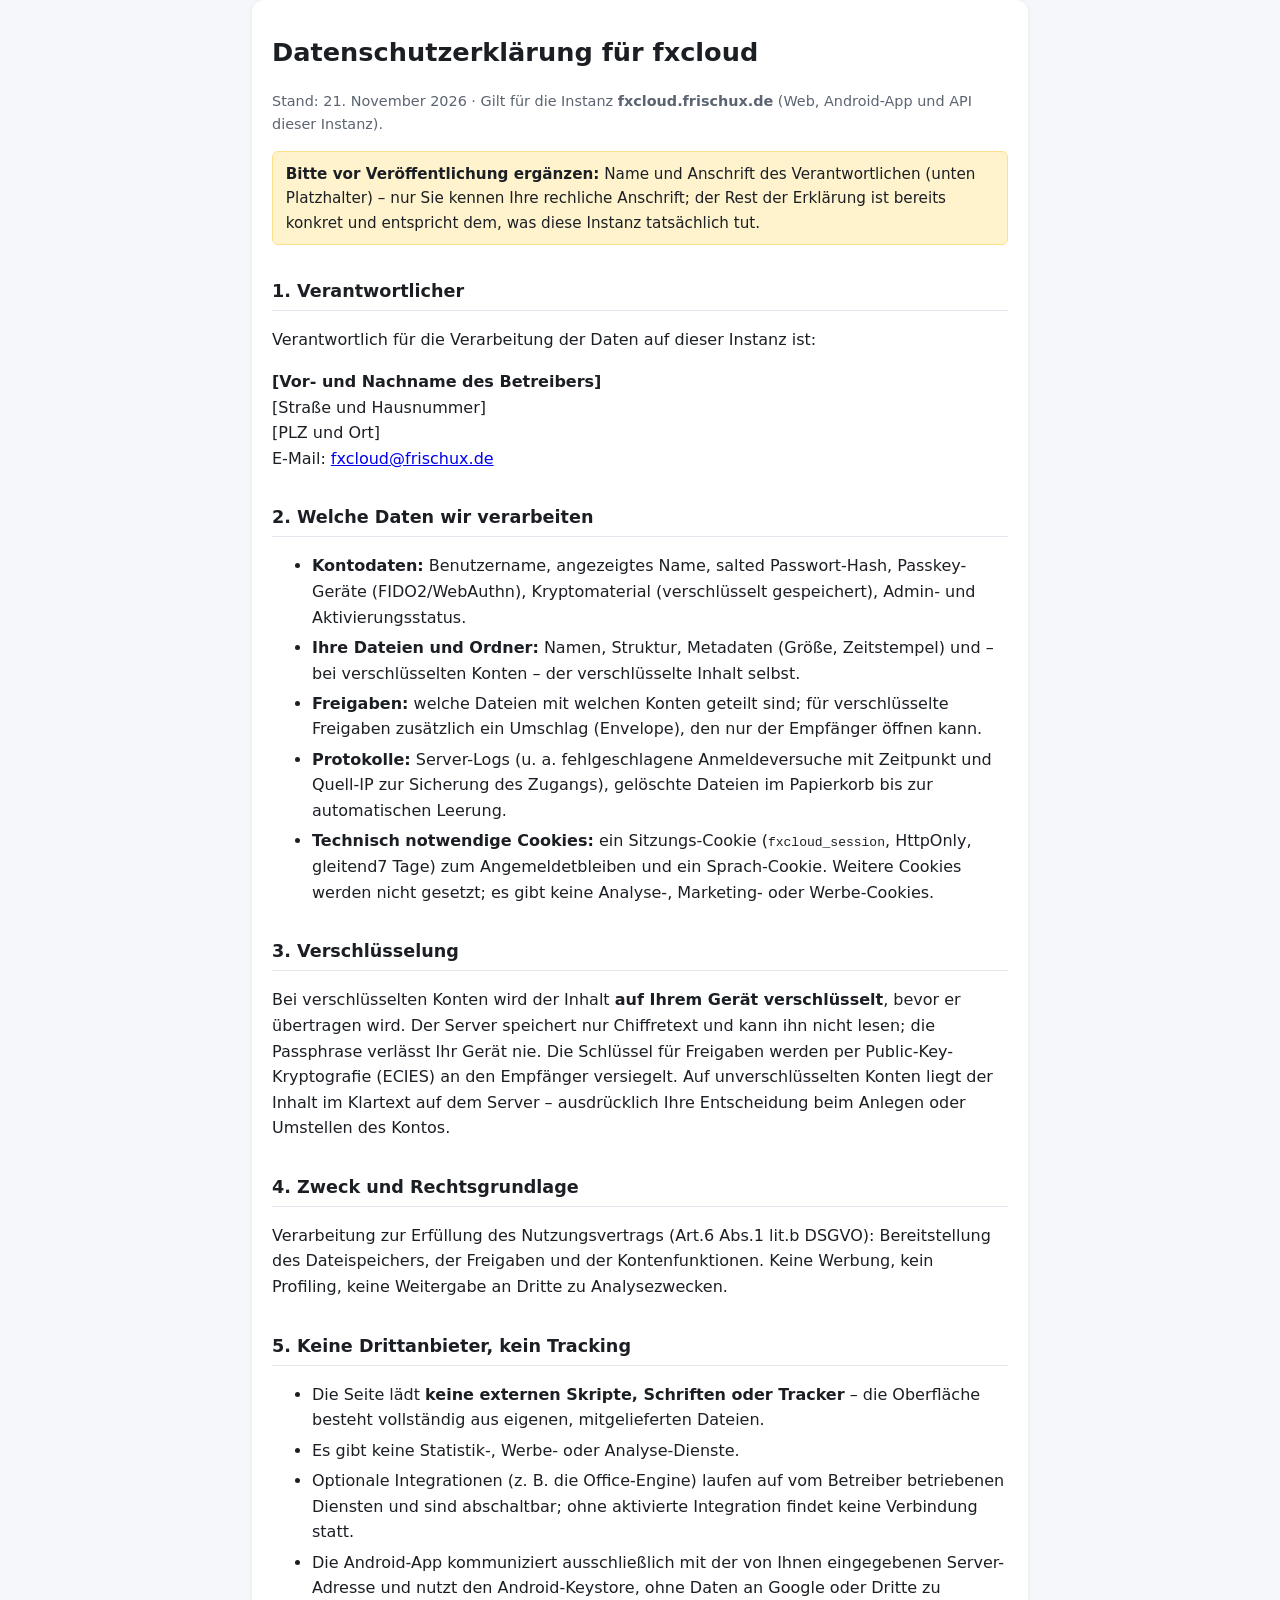
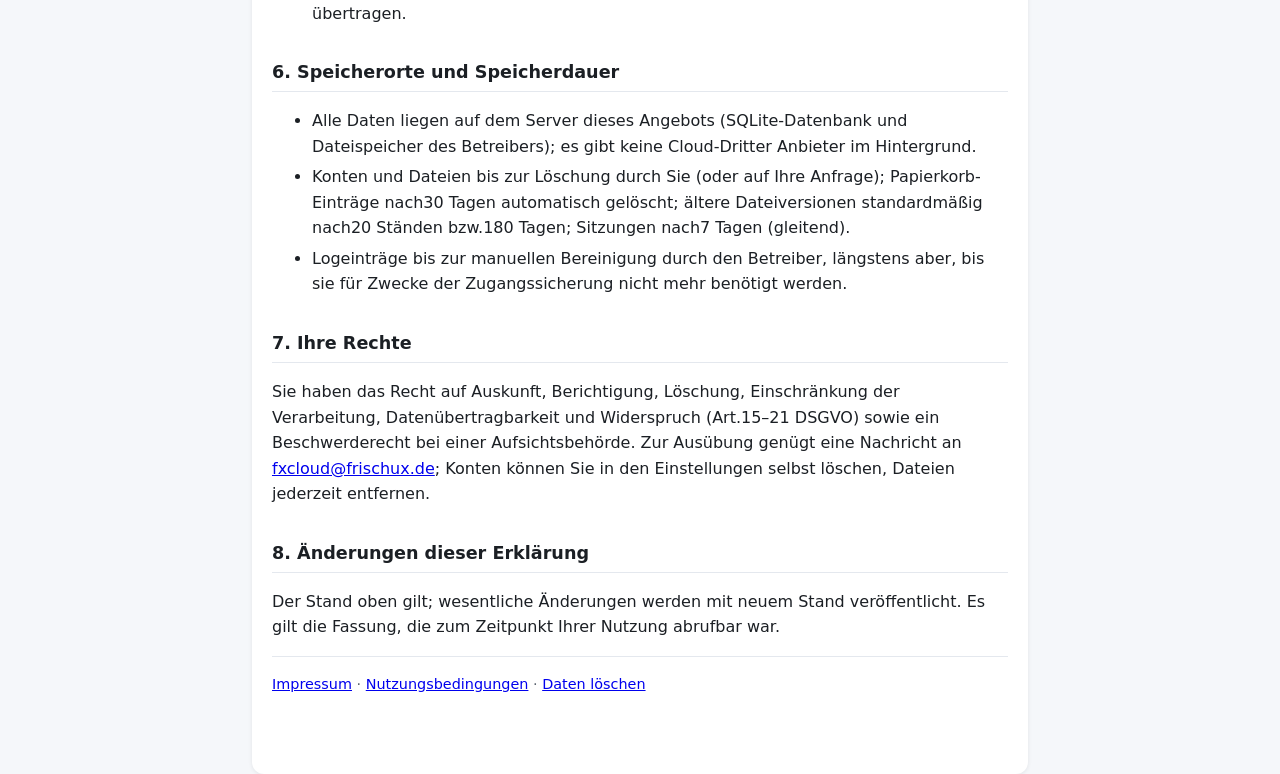
<file: docs/index.html>
<!DOCTYPE html>
<html lang="de">
<head>
<meta charset="utf-8">
<meta name="viewport" content="width=device-width, initial-scale=1">
<title>Datenschutzerklärung - fxcloud</title>
<style>
  body { font-family: system-ui, -apple-system, "Segoe UI", Roboto, sans-serif;
         line-height: 1.6; color: #1b1f24; background: #f5f7fa; margin: 0; }
  main { max-width: 46rem; margin: 0 auto; padding: 2rem 1.25rem 4rem; background: #fff;
         border-radius: 12px; box-shadow: 0 1px 4px rgba(0,0,0,.08); }
  h1 { font-size: 1.6rem; margin-top: 0; }
  h2 { font-size: 1.1rem; margin-top: 2rem; border-bottom: 1px solid #e4e8ee;
       padding-bottom: .3rem; }
  .meta { color: #5b6470; font-size: .9rem; }
  .todo { background: #fff3cd; border: 1px solid #ffe08a; border-radius: 6px;
          padding: .6rem .8rem; font-size: .95rem; }
  li { margin: .3rem 0; }
</style>
</head>
<body>
<main>
  <h1>Datenschutzerklärung für fxcloud</h1>
  <p class="meta">Stand: 21. November 2026 · Gilt für die Instanz
     <strong>fxcloud.frischux.de</strong> (Web, Android-App und API dieser Instanz).</p>

  <p class="todo"><strong>Bitte vor Veröffentlichung ergänzen:</strong>
     Name und Anschrift des Verantwortlichen (unten Platzhalter) – nur Sie
     kennen Ihre rechliche Anschrift; der Rest der Erklärung ist bereits
     konkret und entspricht dem, was diese Instanz tatsächlich tut.</p>

  <h2>1. Verantwortlicher</h2>
  <p>Verantwortlich für die Verarbeitung der Daten auf dieser Instanz ist:</p>
  <p><strong>[Vor- und Nachname des Betreibers]</strong><br>
     [Straße und Hausnummer]<br>
     [PLZ und Ort]<br>
     E-Mail: <a href="mailto:fxcloud@frischux.de">fxcloud@frischux.de</a></p>

  <h2>2. Welche Daten wir verarbeiten</h2>
  <ul>
    <li><strong>Kontodaten:</strong> Benutzername, angezeigtes Name, salted
        Passwort-Hash, Passkey-Geräte (FIDO2/WebAuthn), Kryptomaterial
        (verschlüsselt gespeichert), Admin- und Aktivierungsstatus.</li>
    <li><strong>Ihre Dateien und Ordner:</strong> Namen, Struktur,
        Metadaten (Größe, Zeitstempel) und – bei verschlüsselten Konten –
        der verschlüsselte Inhalt selbst.</li>
    <li><strong>Freigaben:</strong> welche Dateien mit welchen Konten geteilt
        sind; für verschlüsselte Freigaben zusätzlich ein Umschlag
        (Envelope), den nur der Empfänger öffnen kann.</li>
    <li><strong>Protokolle:</strong> Server-Logs (u. a. fehlgeschlagene
        Anmeldeversuche mit Zeitpunkt und Quell-IP zur Sicherung des
        Zugangs), gelöschte Dateien im Papierkorb bis zur automatischen
        Leerung.</li>
    <li><strong>Technisch notwendige Cookies:</strong> ein Sitzungs-Cookie
        (<code>fxcloud_session</code>, HttpOnly, gleitend7 Tage) zum
        Angemeldetbleiben und ein Sprach-Cookie. Weitere Cookies werden
        nicht gesetzt; es gibt keine Analyse-, Marketing- oder
        Werbe-Cookies.</li>
  </ul>

  <h2>3. Verschlüsselung</h2>
  <p>Bei verschlüsselten Konten wird der Inhalt <strong>auf Ihrem Gerät
     verschlüsselt</strong>, bevor er übertragen wird. Der Server speichert
     nur Chiffretext und kann ihn nicht lesen; die Passphrase verlässt Ihr
     Gerät nie. Die Schlüssel für Freigaben werden per Public-Key-Kryptografie
     (ECIES) an den Empfänger versiegelt. Auf unverschlüsselten Konten liegt
     der Inhalt im Klartext auf dem Server – ausdrücklich Ihre Entscheidung
     beim Anlegen oder Umstellen des Kontos.</p>

  <h2>4. Zweck und Rechtsgrundlage</h2>
  <p>Verarbeitung zur Erfüllung des Nutzungsvertrags (Art.6 Abs.1 lit.b
     DSGVO): Bereitstellung des Dateispeichers, der Freigaben und der
     Kontenfunktionen. Keine Werbung, kein Profiling, keine Weitergabe an
     Dritte zu Analysezwecken.</p>

  <h2>5. Keine Drittanbieter, kein Tracking</h2>
  <ul>
    <li>Die Seite lädt <strong>keine externen Skripte, Schriften oder
        Tracker</strong> – die Oberfläche besteht vollständig aus eigenen,
        mitgelieferten Dateien.</li>
    <li>Es gibt keine Statistik-, Werbe- oder Analyse-Dienste.</li>
    <li>Optionale Integrationen (z. B. die Office-Engine) laufen auf vom
        Betreiber betriebenen Diensten und sind abschaltbar; ohne
        aktivierte Integration findet keine Verbindung statt.</li>
    <li>Die Android-App kommuniziert ausschließlich mit der von Ihnen
        eingegebenen Server-Adresse und nutzt den Android-Keystore, ohne
        Daten an Google oder Dritte zu übertragen.</li>
  </ul>

  <h2>6. Speicherorte und Speicherdauer</h2>
  <ul>
    <li>Alle Daten liegen auf dem Server dieses Angebots (SQLite-Datenbank
        und Dateispeicher des Betreibers); es gibt keine Cloud-Dritter
        Anbieter im Hintergrund.</li>
    <li>Konten und Dateien bis zur Löschung durch Sie (oder auf Ihre
        Anfrage); Papierkorb-Einträge nach30 Tagen automatisch gelöscht;
        ältere Dateiversionen standardmäßig nach20 Ständen bzw.180 Tagen;
        Sitzungen nach7 Tagen (gleitend).</li>
    <li>Logeinträge bis zur manuellen Bereinigung durch den Betreiber,
        längstens aber, bis sie für Zwecke der Zugangssicherung nicht mehr
        benötigt werden.</li>
  </ul>

  <h2>7. Ihre Rechte</h2>
  <p>Sie haben das Recht auf Auskunft, Berichtigung, Löschung,
     Einschränkung der Verarbeitung, Datenübertragbarkeit und Widerspruch
     (Art.15–21 DSGVO) sowie ein Beschwerderecht bei einer Aufsichtsbehörde.
     Zur Ausübung genügt eine Nachricht an
     <a href="mailto:fxcloud@frischux.de">fxcloud@frischux.de</a>;
     Konten können Sie in den Einstellungen selbst löschen, Dateien jederzeit
     entfernen.</p>

  <h2>8. Änderungen dieser Erklärung</h2>
  <p>Der Stand oben gilt; wesentliche Änderungen werden mit neuem Stand
     veröffentlicht. Es gilt die Fassung, die zum Zeitpunkt Ihrer Nutzung
     abrufbar war.</p>

  <p class="meta" style="border-top:1px solid #e4e8ee;padding-top:1rem">
     <a href="impressum.html">Impressum</a> ·
     <a href="terms.html">Nutzungsbedingungen</a> ·
     <a href="deletion.html">Daten löschen</a></p>
</main>
</body>
</html>
</file>
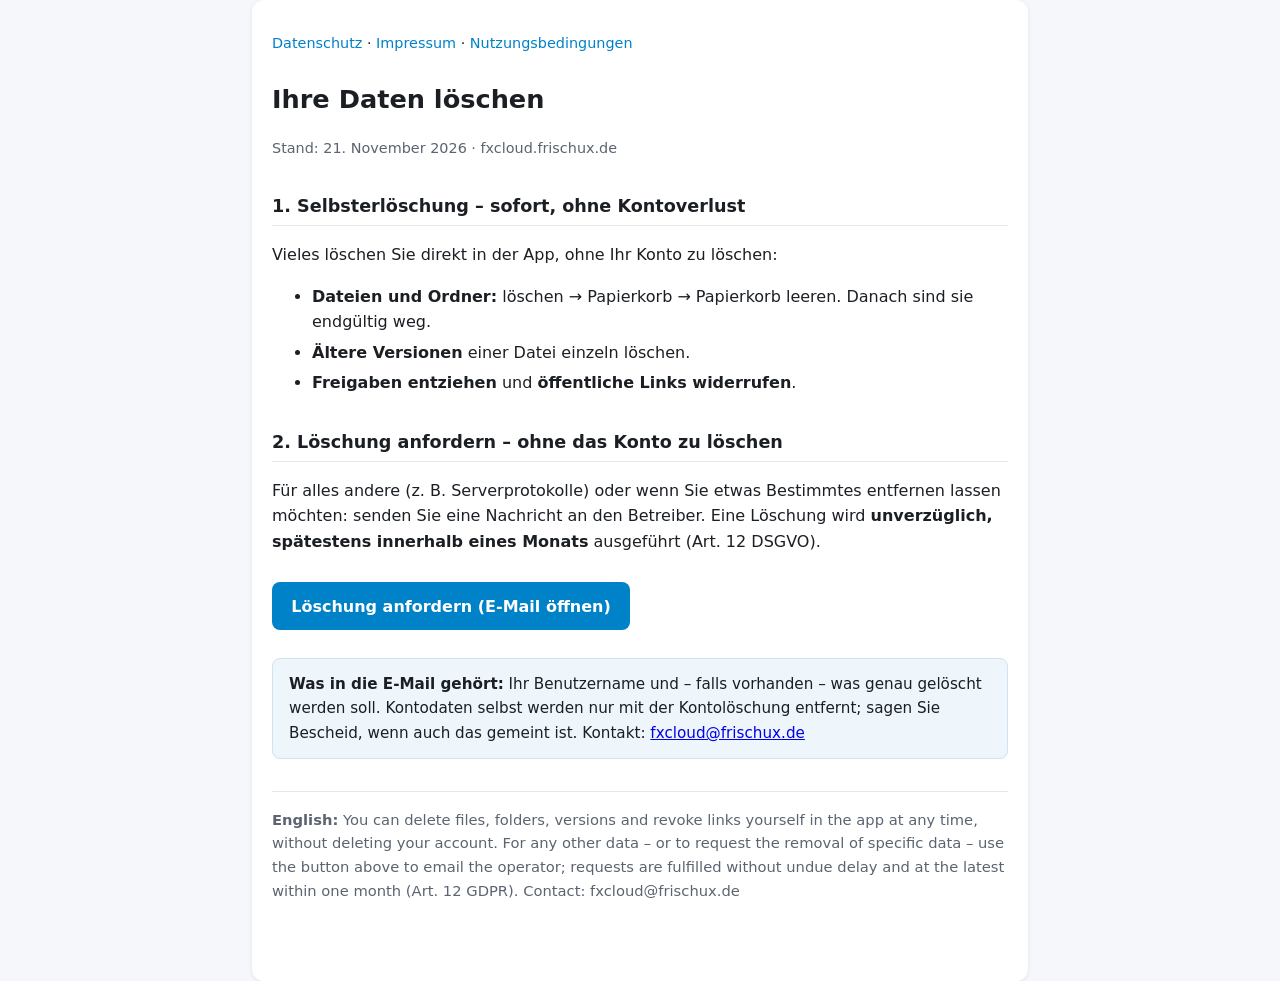
<file: docs/deletion.html>
<!DOCTYPE html>
<html lang="de">
<head>
<meta charset="utf-8">
<meta name="viewport" content="width=device-width, initial-scale=1">
<title>Daten löschen - fxcloud</title>
<style>
  body { font-family: system-ui, -apple-system, "Segoe UI", Roboto, sans-serif;
         line-height: 1.6; color: #1b1f24; background: #f5f7fa; margin: 0; }
  main { max-width: 46rem; margin: 0 auto; padding: 2rem 1.25rem 4rem; background: #fff;
         border-radius: 12px; box-shadow: 0 1px 4px rgba(0,0,0,.08); }
  h1 { font-size: 1.6rem; margin-top: 0; }
  h2 { font-size: 1.1rem; margin-top: 2rem; border-bottom: 1px solid #e4e8ee;
       padding-bottom: .3rem; }
  .meta { color: #5b6470; font-size: .9rem; }
  nav { font-size: .9rem; margin-bottom: 1.5rem; }
  nav a { color: #0082c9; text-decoration: none; }
  .mail { display: inline-block; margin: .75rem 0; background: #0082c9; color: #fff;
          padding: .7rem 1.2rem; border-radius: 8px; text-decoration: none;
          font-weight: 600; }
  .box { background: #eef5fb; border: 1px solid #cfe3f3; border-radius: 8px;
         padding: .8rem 1rem; font-size: .95rem; }
  li { margin: .3rem 0; }
  .en { color: #5b6470; font-size: .92rem; border-top: 1px solid #e4e8ee;
        padding-top: 1rem; margin-top: 2rem; }
</style>
</head>
<body>
<main>
  <nav><a href="./">Datenschutz</a> · <a href="impressum.html">Impressum</a> ·
       <a href="terms.html">Nutzungsbedingungen</a></nav>

  <h1>Ihre Daten löschen</h1>
  <p class="meta">Stand: 21. November 2026 · fxcloud.frischux.de</p>

  <h2>1. Selbsterlöschung – sofort, ohne Kontoverlust</h2>
  <p>Vieles löschen Sie direkt in der App, ohne Ihr Konto zu löschen:</p>
  <ul>
    <li><strong>Dateien und Ordner:</strong> löschen → Papierkorb → Papierkorb
        leeren. Danach sind sie endgültig weg.</li>
    <li><strong>Ältere Versionen</strong> einer Datei einzeln löschen.</li>
    <li><strong>Freigaben entziehen</strong> und <strong>öffentliche Links
        widerrufen</strong>.</li>
  </ul>

  <h2>2. Löschung anfordern – ohne das Konto zu löschen</h2>
  <p>Für alles andere (z.&nbsp;B. Serverprotokolle) oder wenn Sie etwas
     Bestimmtes entfernen lassen möchten: senden Sie eine Nachricht an den
     Betreiber. Eine Löschung wird <strong>unverzüglich, spätestens innerhalb
     eines Monats</strong> ausgeführt (Art.&nbsp;12 DSGVO).</p>

  <p><a class="mail"
     href="mailto:fxcloud@frischux.de?subject=Data%20deletion%20request%20-%20fxcloud&amp;body=Username%3A%20%0AData%20to%20delete%20(optional)%3A%20%0A%0AI%20confirm%20this%20request%20relates%20to%20my%20account.">
     Löschung anfordern (E-Mail öffnen)</a></p>

  <div class="box">
    <strong>Was in die E-Mail gehört:</strong> Ihr Benutzername und – falls
     vorhanden – was genau gelöscht werden soll. Kontodaten selbst werden
     nur mit der Kontolöschung entfernt; sagen Sie Bescheid, wenn auch das
     gemeint ist. Kontakt: <a href="mailto:fxcloud@frischux.de">fxcloud@frischux.de</a>
  </div>

  <p class="en">
    <strong>English:</strong> You can delete files, folders, versions and
    revoke links yourself in the app at any time, without deleting your
    account. For any other data – or to request the removal of specific
    data – use the button above to email the operator; requests are
    fulfilled without undue delay and at the latest within one month
    (Art. 12 GDPR). Contact: fxcloud@frischux.de
  </p>
</main>
</body>
</html>
</file>
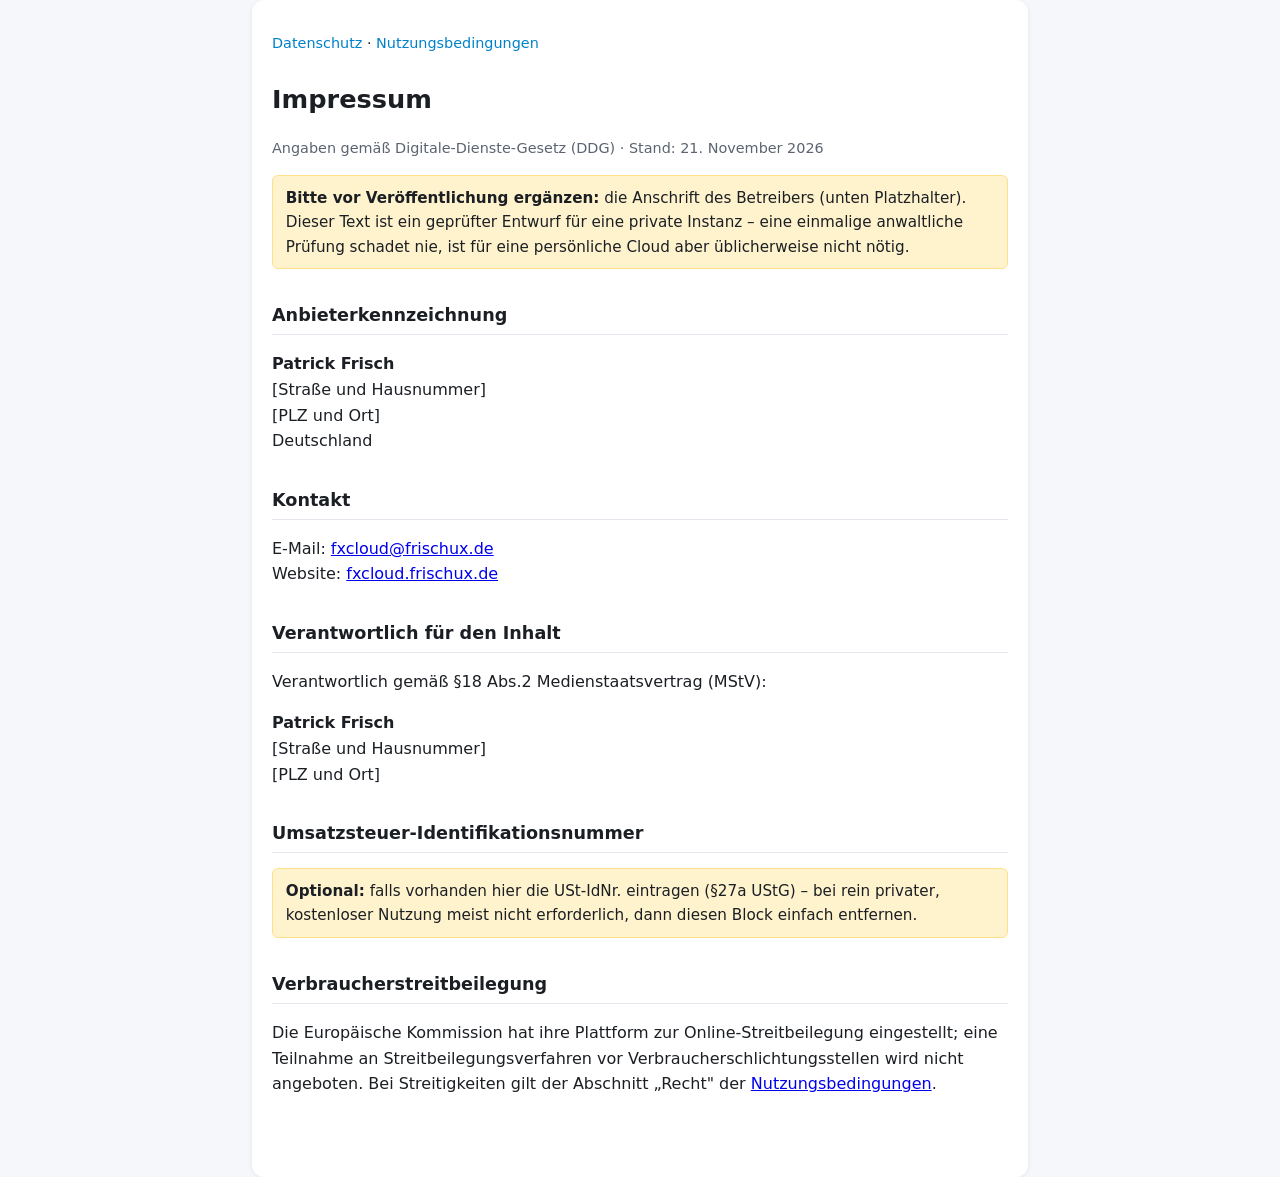
<file: docs/impressum.html>
<!DOCTYPE html>
<html lang="de">
<head>
<meta charset="utf-8">
<meta name="viewport" content="width=device-width, initial-scale=1">
<title>Impressum - fxcloud</title>
<style>
  body { font-family: system-ui, -apple-system, "Segoe UI", Roboto, sans-serif;
         line-height: 1.6; color: #1b1f24; background: #f5f7fa; margin: 0; }
  main { max-width: 46rem; margin: 0 auto; padding: 2rem 1.25rem 4rem; background: #fff;
         border-radius: 12px; box-shadow: 0 1px 4px rgba(0,0,0,.08); }
  h1 { font-size: 1.6rem; margin-top: 0; }
  h2 { font-size: 1.1rem; margin-top: 2rem; border-bottom: 1px solid #e4e8ee;
       padding-bottom: .3rem; }
  .meta { color: #5b6470; font-size: .9rem; }
  .todo { background: #fff3cd; border: 1px solid #ffe08a; border-radius: 6px;
          padding: .6rem .8rem; font-size: .95rem; }
  nav { font-size: .9rem; margin-bottom: 1.5rem; }
  nav a { color: #0082c9; text-decoration: none; }
</style>
</head>
<body>
<main>
  <nav><a href="./">Datenschutz</a> · <a href="terms.html">Nutzungsbedingungen</a></nav>
  <h1>Impressum</h1>
  <p class="meta">Angaben gemäß Digitale-Dienste-Gesetz (DDG) · Stand: 21. November 2026</p>

  <p class="todo"><strong>Bitte vor Veröffentlichung ergänzen:</strong>
     die Anschrift des Betreibers (unten Platzhalter). Dieser Text ist ein
     geprüfter Entwurf für eine private Instanz – eine einmalige anwaltliche
     Prüfung schadet nie, ist für eine persönliche Cloud aber üblicherweise
     nicht nötig.</p>

  <h2>Anbieterkennzeichnung</h2>
  <p>
    <strong>Patrick Frisch</strong><br>
    [Straße und Hausnummer]<br>
    [PLZ und Ort]<br>
    Deutschland
  </p>

  <h2>Kontakt</h2>
  <p>
    E-Mail: <a href="mailto:fxcloud@frischux.de">fxcloud@frischux.de</a><br>
    Website: <a href="https://fxcloud.frischux.de">fxcloud.frischux.de</a>
  </p>

  <h2>Verantwortlich für den Inhalt</h2>
  <p>Verantwortlich gemäß §18 Abs.2 Medienstaatsvertrag (MStV):</p>
  <p>
    <strong>Patrick Frisch</strong><br>
    [Straße und Hausnummer]<br>
    [PLZ und Ort]
  </p>

  <h2>Umsatzsteuer-Identifikationsnummer</h2>
  <p class="todo"><strong>Optional:</strong> falls vorhanden hier die
     USt-IdNr. eintragen (§27a UStG) – bei rein privater, kostenloser
     Nutzung meist nicht erforderlich, dann diesen Block einfach entfernen.</p>

  <h2>Verbraucherstreitbeilegung</h2>
  <p>Die Europäische Kommission hat ihre Plattform zur Online-Streitbeilegung
     eingestellt; eine Teilnahme an Streitbeilegungsverfahren vor
     Verbraucherschlichtungsstellen wird nicht angeboten. Bei Streitigkeiten
     gilt der Abschnitt „Recht" der
     <a href="terms.html">Nutzungsbedingungen</a>.</p>
</main>
</body>
</html>
</file>
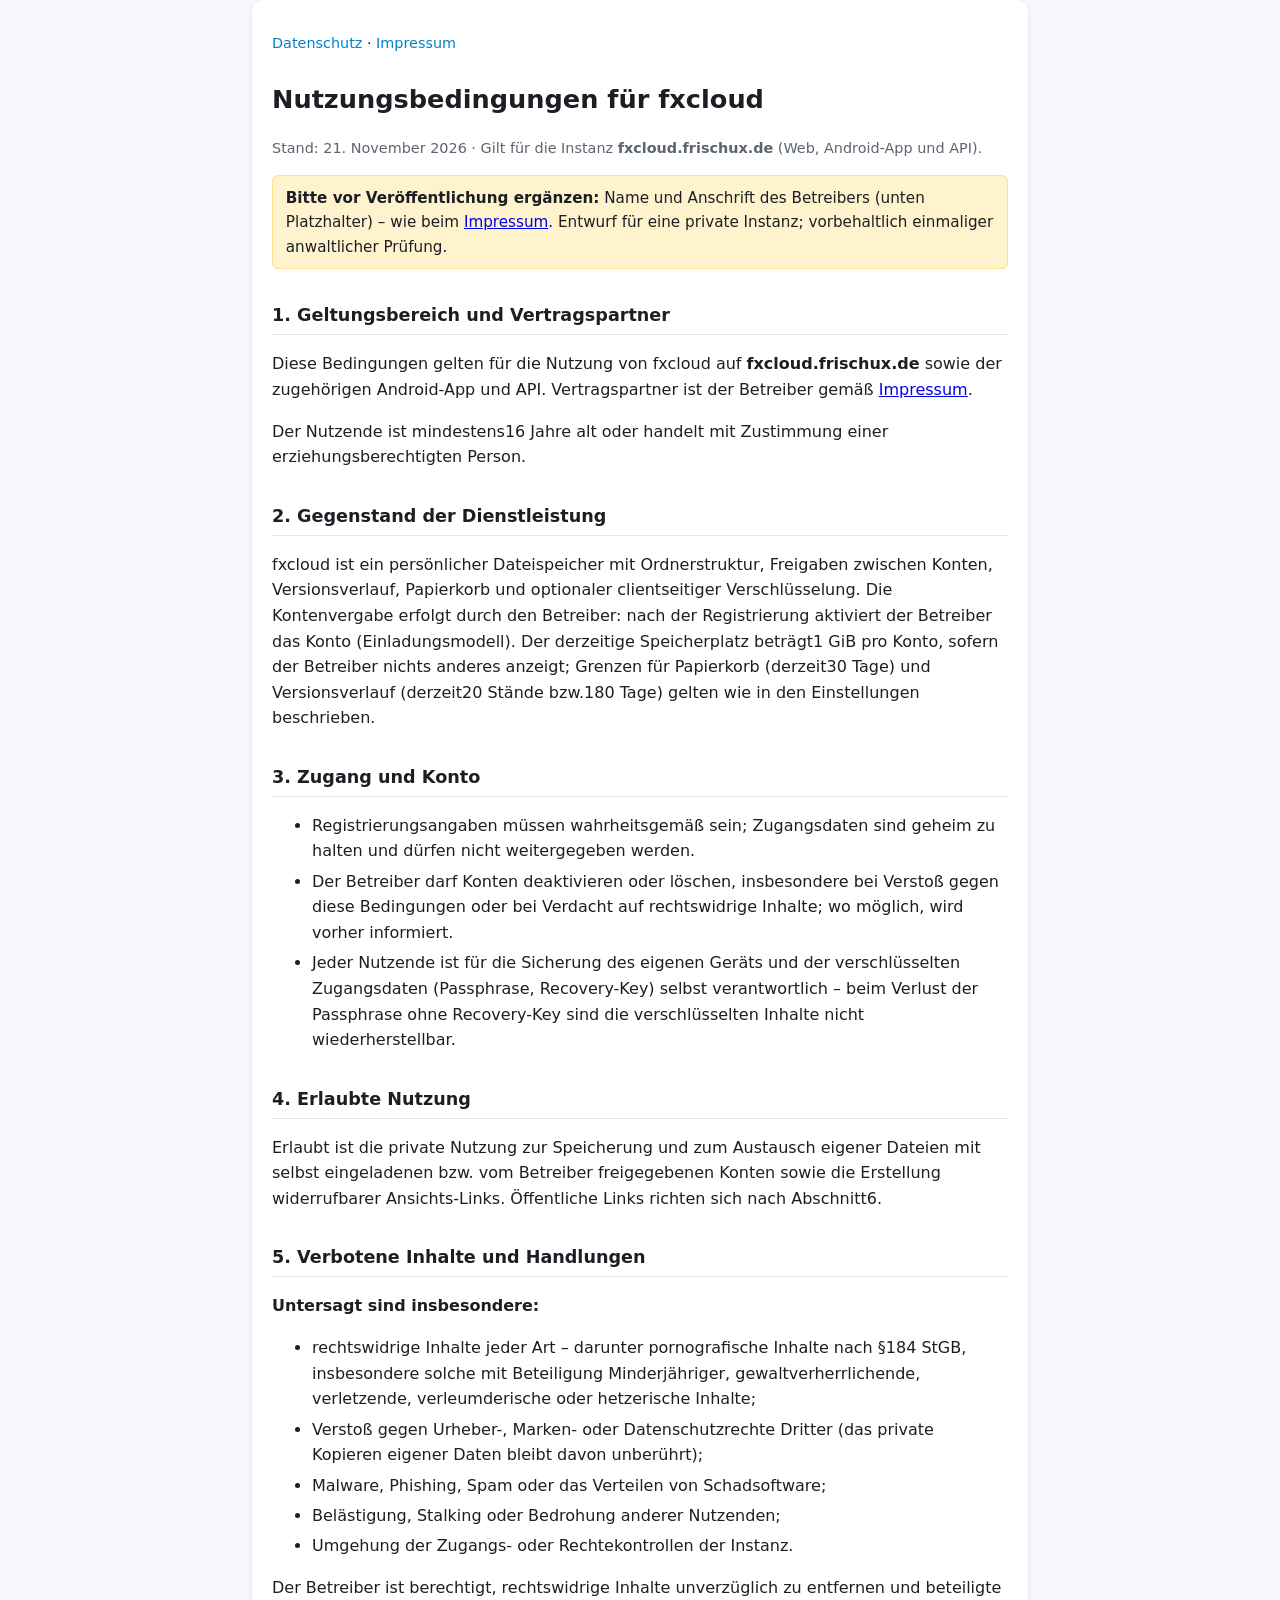
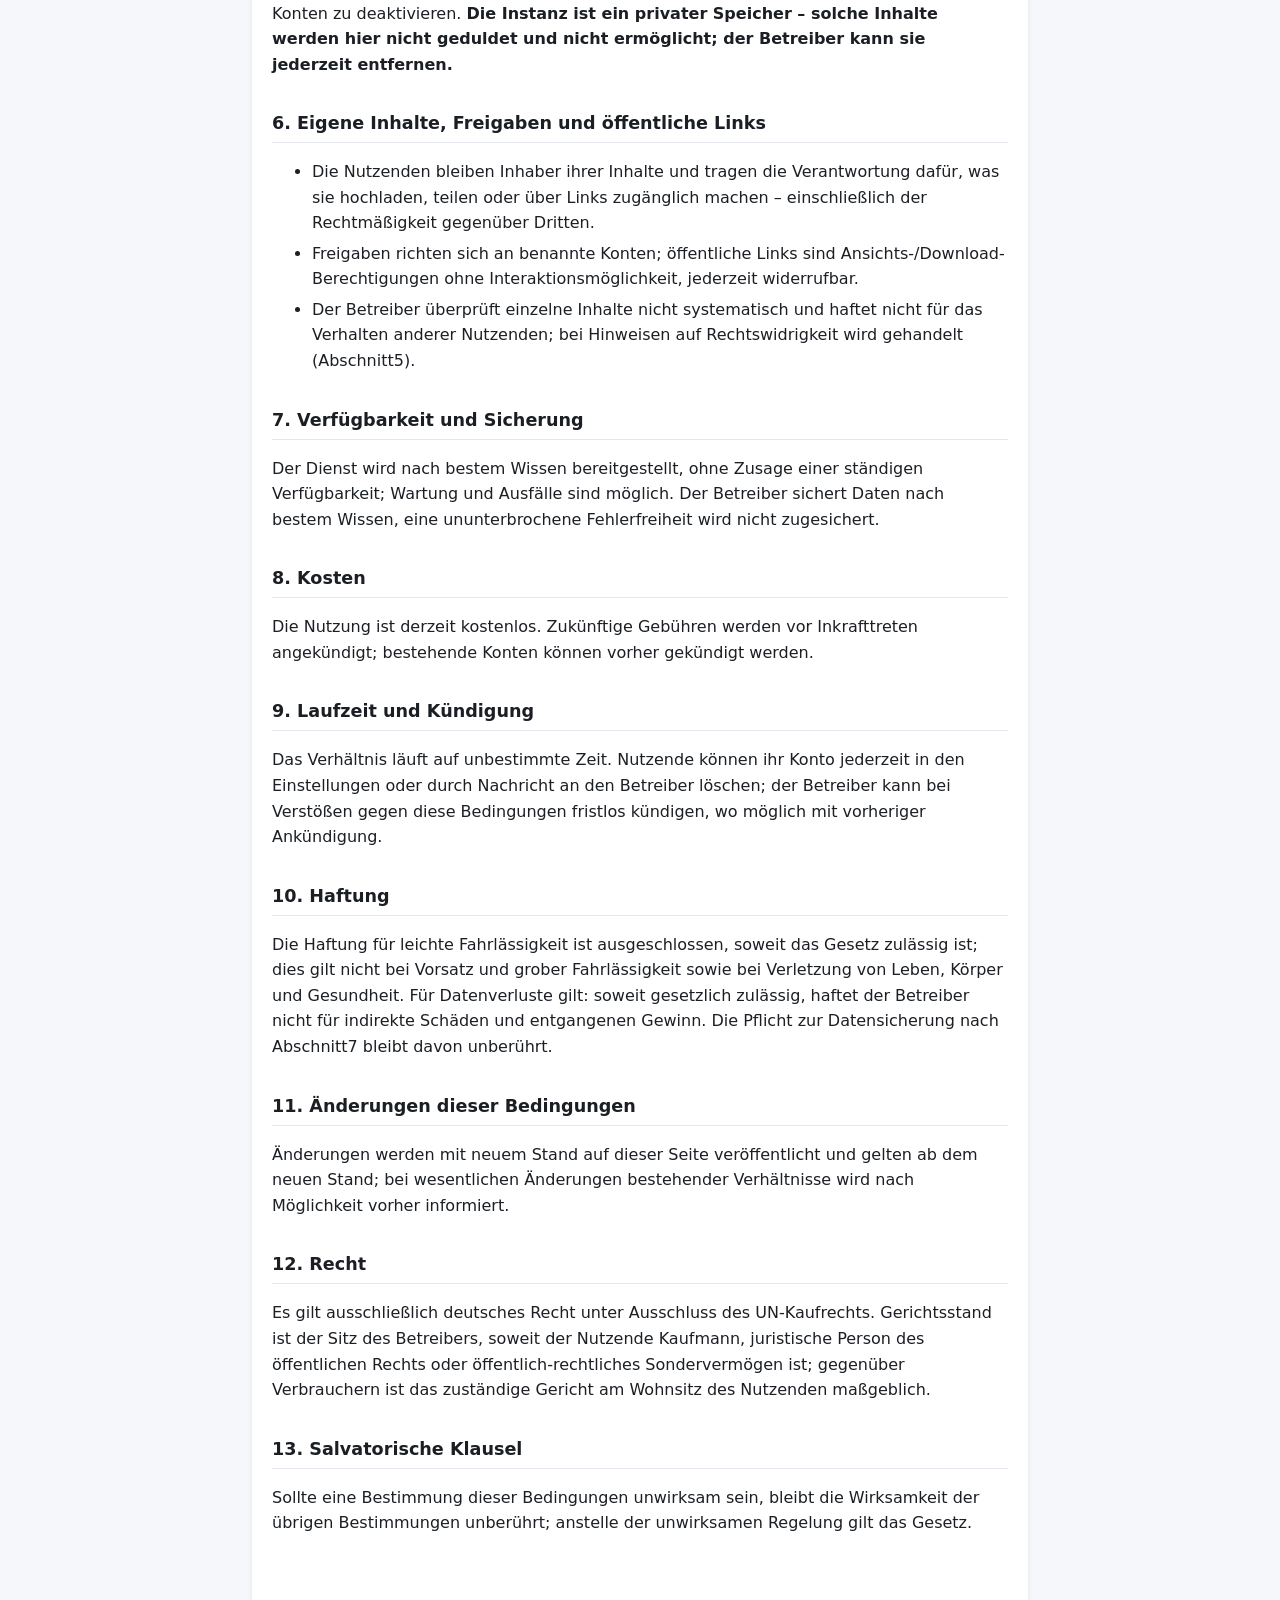
<file: docs/terms.html>
<!DOCTYPE html>
<html lang="de">
<head>
<meta charset="utf-8">
<meta name="viewport" content="width=device-width, initial-scale=1">
<title>Nutzungsbedingungen - fxcloud</title>
<style>
  body { font-family: system-ui, -apple-system, "Segoe UI", Roboto, sans-serif;
         line-height: 1.6; color: #1b1f24; background: #f5f7fa; margin: 0; }
  main { max-width: 46rem; margin: 0 auto; padding: 2rem 1.25rem 4rem; background: #fff;
         border-radius: 12px; box-shadow: 0 1px 4px rgba(0,0,0,.08); }
  h1 { font-size: 1.6rem; margin-top: 0; }
  h2 { font-size: 1.1rem; margin-top: 2rem; border-bottom: 1px solid #e4e8ee;
       padding-bottom: .3rem; }
  .meta { color: #5b6470; font-size: .9rem; }
  .todo { background: #fff3cd; border: 1px solid #ffe08a; border-radius: 6px;
          padding: .6rem .8rem; font-size: .95rem; }
  nav { font-size: .9rem; margin-bottom: 1.5rem; }
  nav a { color: #0082c9; text-decoration: none; }
  li { margin: .3rem 0; }
</style>
</head>
<body>
<main>
  <nav><a href="./">Datenschutz</a> · <a href="impressum.html">Impressum</a></nav>
  <h1>Nutzungsbedingungen für fxcloud</h1>
  <p class="meta">Stand: 21. November 2026 · Gilt für die Instanz
     <strong>fxcloud.frischux.de</strong> (Web, Android-App und API).</p>

  <p class="todo"><strong>Bitte vor Veröffentlichung ergänzen:</strong>
     Name und Anschrift des Betreibers (unten Platzhalter) – wie beim
     <a href="impressum.html">Impressum</a>. Entwurf für eine private
     Instanz; vorbehaltlich einmaliger anwaltlicher Prüfung.</p>

  <h2>1. Geltungsbereich und Vertragspartner</h2>
  <p>Diese Bedingungen gelten für die Nutzung von fxcloud auf
     <strong>fxcloud.frischux.de</strong> sowie der zugehörigen Android-App
     und API. Vertragspartner ist der Betreiber gemäß
     <a href="impressum.html">Impressum</a>.</p>
  <p>Der Nutzende ist mindestens16 Jahre alt oder handelt mit Zustimmung
     einer erziehungsberechtigten Person.</p>

  <h2>2. Gegenstand der Dienstleistung</h2>
  <p>fxcloud ist ein persönlicher Dateispeicher mit Ordnerstruktur,
     Freigaben zwischen Konten, Versionsverlauf, Papierkorb und optionaler
     clientseitiger Verschlüsselung. Die Kontenvergabe erfolgt durch den
     Betreiber: nach der Registrierung aktiviert der Betreiber das Konto
     (Einladungsmodell). Der derzeitige Speicherplatz beträgt1 GiB pro
     Konto, sofern der Betreiber nichts anderes anzeigt; Grenzen für
     Papierkorb (derzeit30 Tage) und Versionsverlauf (derzeit20 Stände
     bzw.180 Tage) gelten wie in den Einstellungen beschrieben.</p>

  <h2>3. Zugang und Konto</h2>
  <ul>
    <li>Registrierungsangaben müssen wahrheitsgemäß sein; Zugangsdaten
        sind geheim zu halten und dürfen nicht weitergegeben werden.</li>
    <li>Der Betreiber darf Konten deaktivieren oder löschen, insbesondere
        bei Verstoß gegen diese Bedingungen oder bei Verdacht auf rechtswidrige
        Inhalte; wo möglich, wird vorher informiert.</li>
    <li>Jeder Nutzende ist für die Sicherung des eigenen Geräts und der
        verschlüsselten Zugangsdaten (Passphrase, Recovery-Key) selbst
        verantwortlich – beim Verlust der Passphrase ohne Recovery-Key
        sind die verschlüsselten Inhalte nicht wiederherstellbar.</li>
  </ul>

  <h2>4. Erlaubte Nutzung</h2>
  <p>Erlaubt ist die private Nutzung zur Speicherung und zum Austausch
     eigener Dateien mit selbst eingeladenen bzw. vom Betreiber
     freigegebenen Konten sowie die Erstellung widerrufbarer
     Ansichts-Links. Öffentliche Links richten sich nach Abschnitt6.</p>

  <h2>5. Verbotene Inhalte und Handlungen</h2>
  <p><strong>Untersagt sind insbesondere:</strong></p>
  <ul>
    <li>rechtswidrige Inhalte jeder Art – darunter pornografische
        Inhalte nach §184 StGB, insbesondere solche mit Beteiligung
        Minderjähriger, gewaltverherrlichende, verletzende,
        verleumderische oder hetzerische Inhalte;</li>
    <li>Verstoß gegen Urheber-, Marken- oder Datenschutzrechte Dritter
        (das private Kopieren eigener Daten bleibt davon unberührt);</li>
    <li>Malware, Phishing, Spam oder das Verteilen von Schadsoftware;</li>
    <li>Belästigung, Stalking oder Bedrohung anderer Nutzenden;</li>
    <li>Umgehung der Zugangs- oder Rechtekontrollen der Instanz.</li>
  </ul>
  <p>Der Betreiber ist berechtigt, rechtswidrige Inhalte unverzüglich zu
     entfernen und beteiligte Konten zu deaktivieren. <strong>Die Instanz
     ist ein privater Speicher – solche Inhalte werden hier nicht
     geduldet und nicht ermöglicht; der Betreiber kann sie jederzeit
     entfernen.</strong></p>

  <h2>6. Eigene Inhalte, Freigaben und öffentliche Links</h2>
  <ul>
    <li>Die Nutzenden bleiben Inhaber ihrer Inhalte und tragen die
        Verantwortung dafür, was sie hochladen, teilen oder über Links
        zugänglich machen – einschließlich der Rechtmäßigkeit gegenüber
        Dritten.</li>
    <li>Freigaben richten sich an benannte Konten; öffentliche Links
        sind Ansichts-/Download-Berechtigungen ohne Interaktionsmöglichkeit,
        jederzeit widerrufbar.</li>
    <li>Der Betreiber überprüft einzelne Inhalte nicht systematisch und
        haftet nicht für das Verhalten anderer Nutzenden; bei Hinweisen
        auf Rechtswidrigkeit wird gehandelt (Abschnitt5).</li>
  </ul>

  <h2>7. Verfügbarkeit und Sicherung</h2>
  <p>Der Dienst wird nach bestem Wissen bereitgestellt, ohne Zusage einer
     ständigen Verfügbarkeit; Wartung und Ausfälle sind möglich. Der
     Betreiber sichert Daten nach bestem Wissen, eine ununterbrochene
     Fehlerfreiheit wird nicht zugesichert.</p>

  <h2>8. Kosten</h2>
  <p>Die Nutzung ist derzeit kostenlos. Zukünftige Gebühren werden vor
     Inkrafttreten angekündigt; bestehende Konten können vorher gekündigt
     werden.</p>

  <h2>9. Laufzeit und Kündigung</h2>
  <p>Das Verhältnis läuft auf unbestimmte Zeit. Nutzende können ihr Konto
     jederzeit in den Einstellungen oder durch Nachricht an den Betreiber
     löschen; der Betreiber kann bei Verstößen gegen diese Bedingungen
     fristlos kündigen, wo möglich mit vorheriger Ankündigung.</p>

  <h2>10. Haftung</h2>
  <p>Die Haftung für leichte Fahrlässigkeit ist ausgeschlossen, soweit das
     Gesetz zulässig ist; dies gilt nicht bei Vorsatz und grober
     Fahrlässigkeit sowie bei Verletzung von Leben, Körper und Gesundheit.
     Für Datenverluste gilt: soweit gesetzlich zulässig, haftet der
     Betreiber nicht für indirekte Schäden und entgangenen Gewinn. Die
     Pflicht zur Datensicherung nach Abschnitt7 bleibt davon unberührt.</p>

  <h2>11. Änderungen dieser Bedingungen</h2>
  <p>Änderungen werden mit neuem Stand auf dieser Seite veröffentlicht und
     gelten ab dem neuen Stand; bei wesentlichen Änderungen bestehender
     Verhältnisse wird nach Möglichkeit vorher informiert.</p>

  <h2>12. Recht</h2>
  <p>Es gilt ausschließlich deutsches Recht unter Ausschluss des
     UN-Kaufrechts. Gerichtsstand ist der Sitz des Betreibers, soweit der
     Nutzende Kaufmann, juristische Person des öffentlichen Rechts oder
     öffentlich-rechtliches Sondervermögen ist; gegenüber Verbrauchern ist
     das zuständige Gericht am Wohnsitz des Nutzenden maßgeblich.</p>

  <h2>13. Salvatorische Klausel</h2>
  <p>Sollte eine Bestimmung dieser Bedingungen unwirksam sein, bleibt die
     Wirksamkeit der übrigen Bestimmungen unberührt; anstelle der
     unwirksamen Regelung gilt das Gesetz.</p>
</main>
</body>
</html>
</file>
